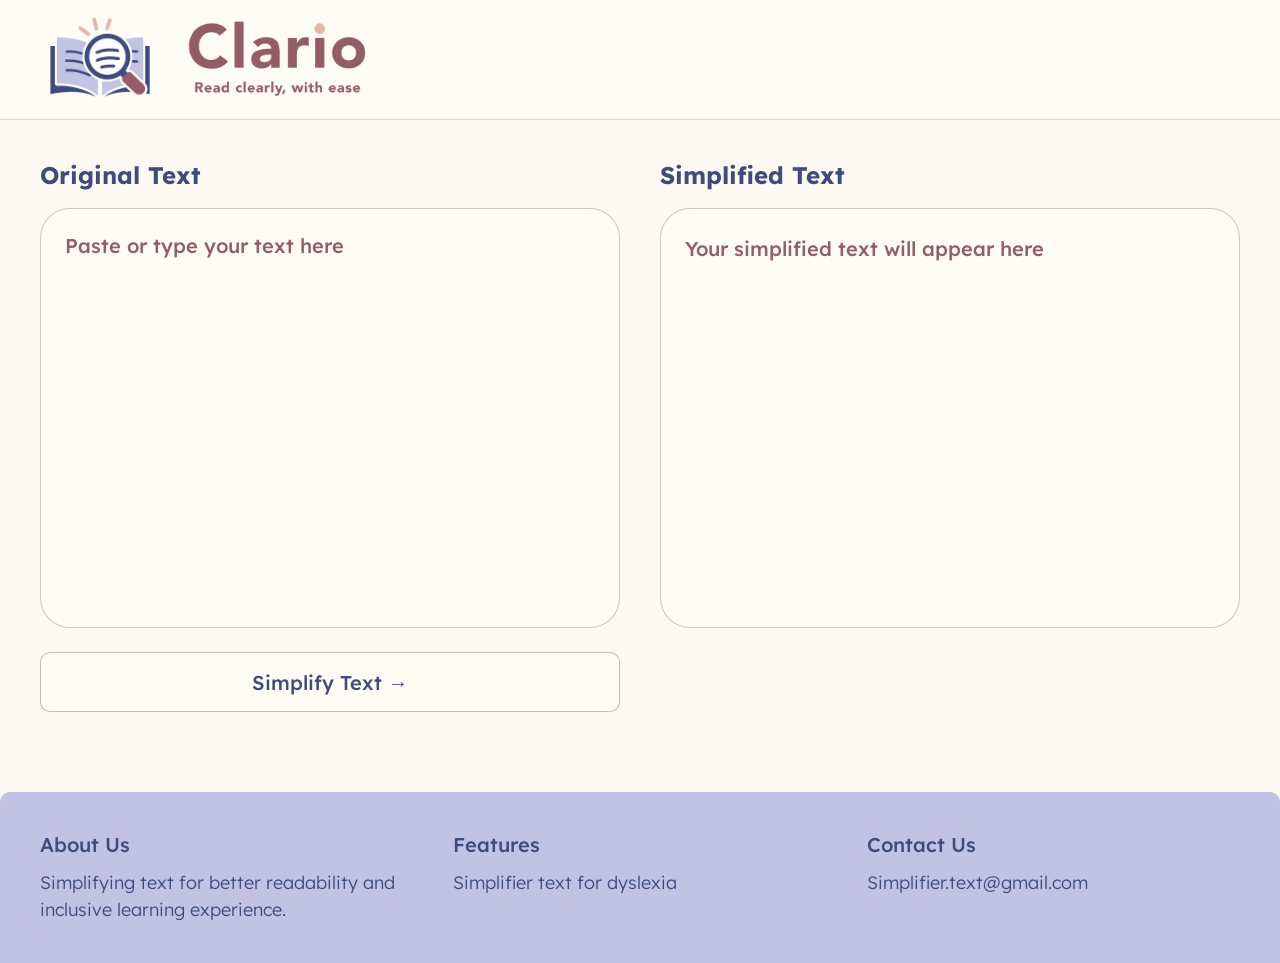
<file: index.html>
<!DOCTYPE html>
<html lang="en">
<head>
    <meta charset="UTF-8">
    <meta name="viewport" content="width=device-width, initial-scale=1.0">
    <title>Clario</title>
    <link rel="stylesheet" href="style.css">
    <link href="https://fonts.googleapis.com/css2?family=Lexend:wght@200;300;400;500;600;700&display=swap" rel="stylesheet">
</head>
<body>

    <div class="container">

        <!-- Header -->
        <header class="header">
            <div class="logo-wrap">
              <img class="logo1" src="logo3.png" alt="Clario icon">
            <img class="logo2" src="logo4.png" alt="Clario logo text">
            </div>
        </header>

        <!-- Main -->
        <main class="main-content">
            <div class="content-grid">

                <!-- Left Side -->
                <section class="text-section">
                    <h2 class="section-title">Original Text</h2>
                    <textarea id="originalText" class="input-box" placeholder="Paste or type your text here"></textarea>
                    <button class="simplify-btn" onclick="simplifyText()">Simplify Text →</button>
                </section>

                <!-- Right Side -->
                <section class="text-section">
                    <h2 class="section-title">Simplified Text</h2>
                    <div id="simplifiedText" class="output-box">Your simplified text will appear here</div>
                </section>

            </div>
        </main>

        <!-- Footer -->
        <footer class="footer">
            <div class="footer-content">
                <div class="footer-section">
                    <h3>About Us</h3>
                    <p>Simplifying text for better readability and inclusive learning experience.</p>
                </div>

                <div class="footer-section">
                    <h3>Features</h3>
                    <p>Simplifier text for dyslexia</p>
                </div>

                <div class="footer-section">
                    <h3>Contact Us</h3>
                    <p>Simplifier.text@gmail.com</p>
                </div>
            </div>
        </footer>

    </div>
    
    
<script src="script.js"></script>
</body>
</html>
</file>
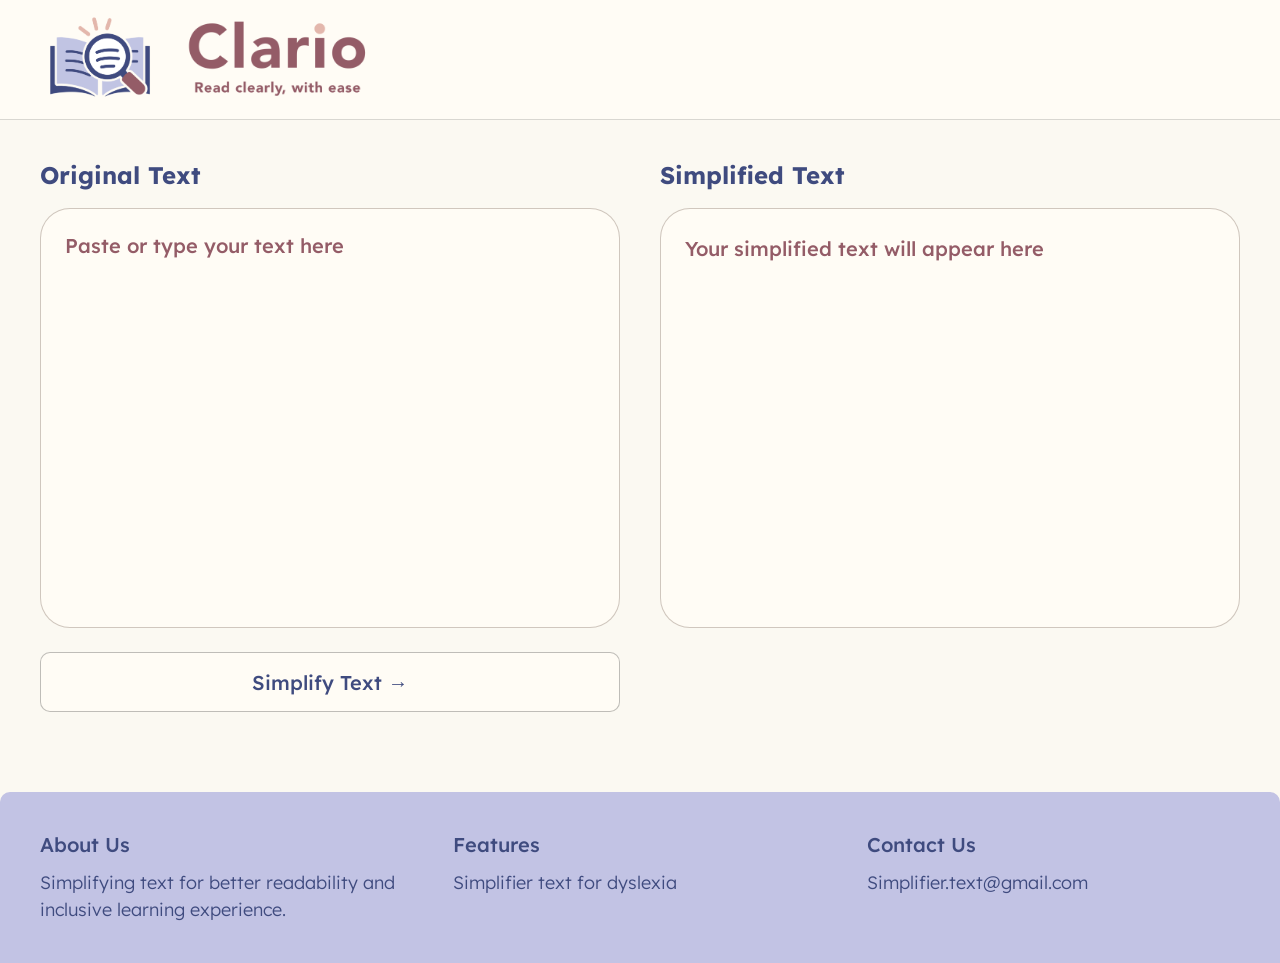
<file: Clario/Clario/index.html>
<!DOCTYPE html>
<html lang="en">
<head>
    <meta charset="UTF-8">
    <meta name="viewport" content="width=device-width, initial-scale=1.0">
    <title>Clario</title>
    <link rel="stylesheet" href="style.css">
    <link href="https://fonts.googleapis.com/css2?family=Lexend:wght@200;300;400;500;600;700&display=swap" rel="stylesheet">
</head>
<body>

    <div class="container">

        <!-- Header -->
        <header class="header">
            <div class="logo-wrap">
                <img class="logo1" src="./images/logo3.webp" alt="Clario icon">
                <img class="logo2" src="./images/logo4.png" alt="Clario logo text">
            </div>
        </header>

        <!-- Main -->
        <main class="main-content">
            <div class="content-grid">

                <!-- Left Side -->
                <section class="text-section">
                    <h2 class="section-title">Original Text</h2>
                    <textarea id="originalText" class="input-box" placeholder="Paste or type your text here"></textarea>
                    <button class="simplify-btn" onclick="simplifyText()">Simplify Text →</button>
                </section>

                <!-- Right Side -->
                <section class="text-section">
                    <h2 class="section-title">Simplified Text</h2>
                    <div id="simplifiedText" class="output-box">Your simplified text will appear here</div>
                </section>

            </div>
        </main>

        <!-- Footer -->
        <footer class="footer">
            <div class="footer-content">
                <div class="footer-section">
                    <h3>About Us</h3>
                    <p>Simplifying text for better readability and inclusive learning experience.</p>
                </div>

                <div class="footer-section">
                    <h3>Features</h3>
                    <p>Simplifier text for dyslexia</p>
                </div>

                <div class="footer-section">
                    <h3>Contact Us</h3>
                    <p>Simplifier.text@gmail.com</p>
                </div>
            </div>
        </footer>

    </div>
    
    
<script src="script.js"></script>
</body>
</html>
</file>
<file: style.css>
* {
    margin: 0;
    padding: 0;
    box-sizing: border-box;
}

body {
    font-family: 'Lexend', sans-serif;
    background: #FBF9F2;
    color: #3F4B7F;
}

.container {
    min-height: 100vh;
    display: flex;
    flex-direction: column;
}

/* Header */
.header {
    width: 100%;
    background: #FFFCF5;
    border-bottom: 1px solid rgba(0, 0, 0, 0.15);
    padding: 0px 40px;

    display: flex;
    align-items: center;
    height: 120px;
}

.logo-wrap {
    display: flex;
    align-items: center;
    gap: 16px;
}

.logo1 {
    width: 120px;
    height: auto;
    object-fit: contain;
}

.logo2 {
    width: 200px;
    height: auto;
    object-fit: contain;
}

/* Main */
.main-content {
    flex: 1;
    padding: 40px;
}

.content-grid {
    display: flex;
    gap: 40px;
    align-items: flex-start;
    justify-content: space-between;
    flex-wrap: wrap;
}

.text-section {
    flex: 1 1 500px;
    display: flex;
    flex-direction: column;
}

.section-title {
    font-size: 24px;
    font-weight: 700;
    color: #3F4B7F;
    margin-bottom: 18px;
}

/* Input box */
.input-box {
    width: 100%;
    min-height: 420px;
    background: #FFFCF5;
    border: 1px solid rgba(67, 41, 24, 0.25);
    border-radius: 30px;
    padding: 24px;
    font-size: 20px;
    font-family: 'Lexend', sans-serif;
    color: #945C67;
    resize: none;
    outline: none;
}

.input-box::placeholder {
    color: #945C67;
    font-weight: 500;
}

/* Output box */
.output-box {
    width: 100%;
    min-height: 420px;
    background: #FFFCF5;
    border: 1px solid rgba(67, 41, 24, 0.25);
    border-radius: 30px;
    padding: 24px;
    font-size: 20px;
    color: #945C67;
    font-weight: 500;
    line-height: 1.6;
}

/* Button */
.simplify-btn {
    margin-top: 24px;
    width: 100%;
    height: 60px;
    background: #FFFCF5;
    border: 1px solid rgba(0, 0, 0, 0.25);
    border-radius: 10px;
    color: #3F4B7F;
    font-size: 20px;
    font-family: 'Lexend', sans-serif;
    font-weight: 500;
    cursor: pointer;
    transition: 0.2s ease;
}

.simplify-btn:hover {
    background: #f5f1e8;
}

/* Footer */
.footer {
    background: #C2C3E4;
    padding: 40px;
    border-radius: 10px 10px 0 0;
    margin-top: 40px;
}

.footer-content {
    display: flex;
    justify-content: space-between;
    gap: 40px;
    flex-wrap: wrap;
}

.footer-section {
    flex: 1 1 250px;
}

.footer-section h3 {
    color: #3F4B7F;
    font-size: 20px;
    font-weight: 500;
    margin-bottom: 12px;
}

.footer-section p {
    color: #3F4B7F;
    font-size: 18px;
    font-weight: 300;
    line-height: 1.5;
}

.highlight {
    background-color: #ffe066;
    font-weight: bold;
    padding: 2px 4px;
    border-radius: 4px;
}

/* Responsive */
@media (max-width: 768px) {
    .header,
    .main-content,
    .footer {
        padding: 20px;
    }

    .section-title {
        font-size: 22px;
    }

    .input-box,
    .output-box {
        min-height: 300px;
        font-size: 18px;
    }

    .simplify-btn {
        font-size: 18px;
    }

    .logo2 {
        width: 140px;
    }
}
</file>
<file: Clario/Clario/style.css>
* {
    margin: 0;
    padding: 0;
    box-sizing: border-box;
}

body {
    font-family: 'Lexend', sans-serif;
    background: #FBF9F2;
    color: #3F4B7F;
}

.container {
    min-height: 100vh;
    display: flex;
    flex-direction: column;
}

/* Header */
.header {
    width: 100%;
    background: #FFFCF5;
    border-bottom: 1px solid rgba(0, 0, 0, 0.15);
    padding: 0px 40px;

    display: flex;
    align-items: center;
    height: 120px;
}

.logo-wrap {
    display: flex;
    align-items: center;
    gap: 16px;
}

.logo1 {
    width: 120px;
    height: auto;
    object-fit: contain;
}

.logo2 {
    width: 200px;
    height: auto;
    object-fit: contain;
}

/* Main */
.main-content {
    flex: 1;
    padding: 40px;
}

.content-grid {
    display: flex;
    gap: 40px;
    align-items: flex-start;
    justify-content: space-between;
    flex-wrap: wrap;
}

.text-section {
    flex: 1 1 500px;
    display: flex;
    flex-direction: column;
}

.section-title {
    font-size: 24px;
    font-weight: 700;
    color: #3F4B7F;
    margin-bottom: 18px;
}

/* Input box */
.input-box {
    width: 100%;
    min-height: 420px;
    background: #FFFCF5;
    border: 1px solid rgba(67, 41, 24, 0.25);
    border-radius: 30px;
    padding: 24px;
    font-size: 20px;
    font-family: 'Lexend', sans-serif;
    color: #945C67;
    resize: none;
    outline: none;
}

.input-box::placeholder {
    color: #945C67;
    font-weight: 500;
}

/* Output box */
.output-box {
    width: 100%;
    min-height: 420px;
    background: #FFFCF5;
    border: 1px solid rgba(67, 41, 24, 0.25);
    border-radius: 30px;
    padding: 24px;
    font-size: 20px;
    color: #945C67;
    font-weight: 500;
    line-height: 1.6;
}

/* Button */
.simplify-btn {
    margin-top: 24px;
    width: 100%;
    height: 60px;
    background: #FFFCF5;
    border: 1px solid rgba(0, 0, 0, 0.25);
    border-radius: 10px;
    color: #3F4B7F;
    font-size: 20px;
    font-family: 'Lexend', sans-serif;
    font-weight: 500;
    cursor: pointer;
    transition: 0.2s ease;
}

.simplify-btn:hover {
    background: #f5f1e8;
}

/* Footer */
.footer {
    background: #C2C3E4;
    padding: 40px;
    border-radius: 10px 10px 0 0;
    margin-top: 40px;
}

.footer-content {
    display: flex;
    justify-content: space-between;
    gap: 40px;
    flex-wrap: wrap;
}

.footer-section {
    flex: 1 1 250px;
}

.footer-section h3 {
    color: #3F4B7F;
    font-size: 20px;
    font-weight: 500;
    margin-bottom: 12px;
}

.footer-section p {
    color: #3F4B7F;
    font-size: 18px;
    font-weight: 300;
    line-height: 1.5;
}

.highlight {
    background-color: #ffe066;
    font-weight: bold;
    padding: 2px 4px;
    border-radius: 4px;
}

/* Responsive */
@media (max-width: 768px) {
    .header,
    .main-content,
    .footer {
        padding: 20px;
    }

    .section-title {
        font-size: 22px;
    }

    .input-box,
    .output-box {
        min-height: 300px;
        font-size: 18px;
    }

    .simplify-btn {
        font-size: 18px;
    }

    .logo2 {
        width: 140px;
    }
}
</file>
